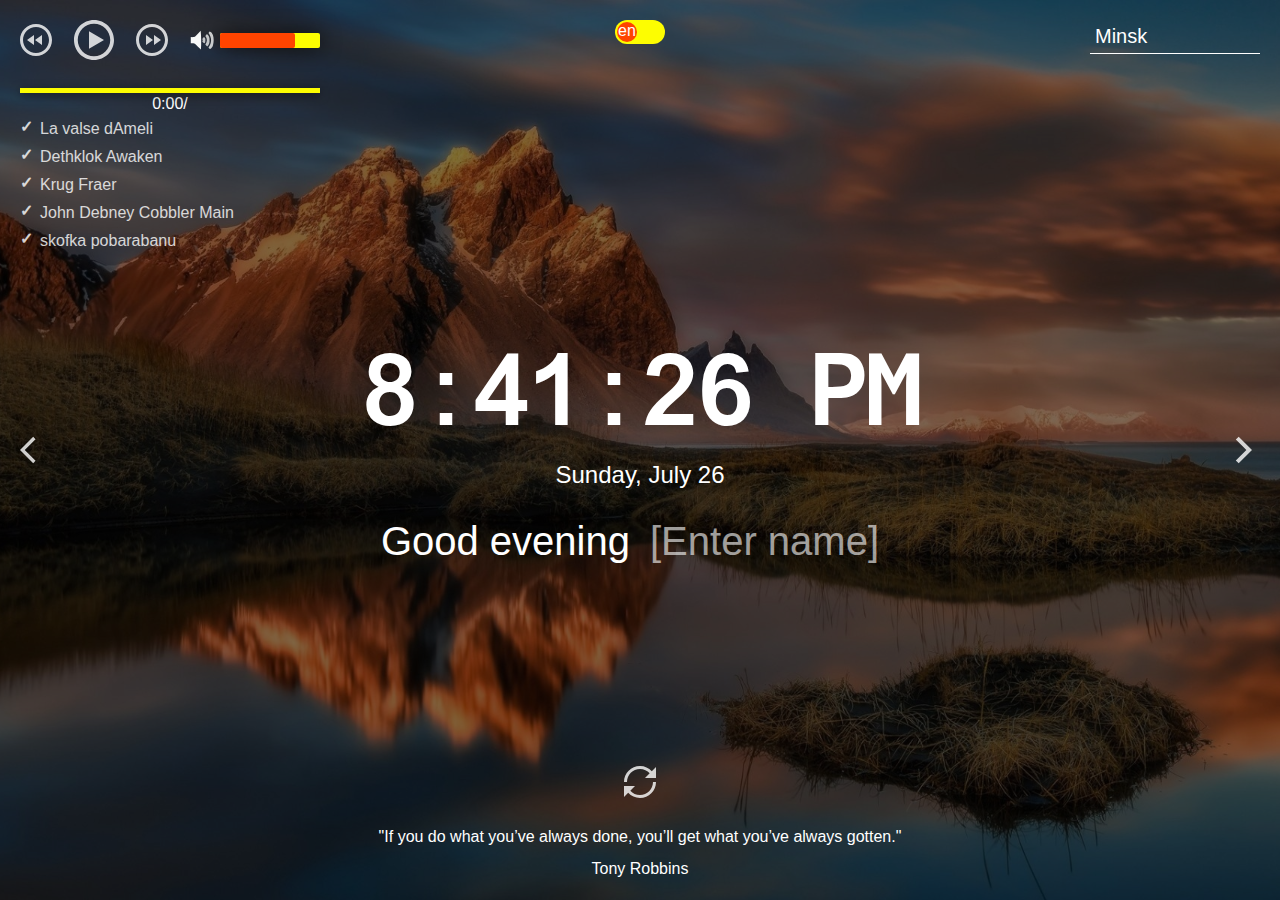
<file: momentum/index.html>
<!DOCTYPE html>
<html lang="en">
<head>
  <meta charset="UTF-8" />
  <meta name="viewport" content="width=device-width, initial-scale=1.0" />
  <link href="assets/favicon.ico" rel="shortcut icon" />
  <link rel="stylesheet" href="css/owfont-regular.css" />
  <link rel="stylesheet" href="css/style.css" />
  <title>momentum</title>
</head>
<body>
  <header class="header">
    <div class="player">
      <div class="player-controls">
        <!-- <audio src=""></audio> -->
        <button class="play-prev player-icon"></button>
        <button class="play player-icon"></button>
        <button class="play-next player-icon"></button>
        <div class="volume-container">
          <div class="volume-button">
            <div class="volume icon-on"></div>
          </div>
          <div class="volume-slider">
            <div class="volume-percentage"></div>
          </div>
        </div>
      </div>
      <div class="track"></div>
      <div class="timeline">
        <div class="progress" style="width: 0%;"></div>
      </div>
      <div class="playtime">
        <div class="current"></div>
        <div class="devider">/</div>
        <div class="length"></div>
      </div>
      <ul class="play-list"></ul>
    </div>
    <div class="Langswitch">
      <label class="switch">
        <input type="checkbox">
        <span class="slider round"></span>
      </label>
    </div>
    <div class="weather">
      <input type="text" class="city" placeholder="[enter city name]" value="Minsk"/>
      <i class="weather-icon owf"></i>
      <div class="weather-error"></div>
      <div class="description-container">
        <span class="temperature"></span>
        <span class="weather-description"></span>
      </div>
      <div class="wind"></div>
      <div class="humidity"></div>
    </div>
  </header>
  <main class="main">
    <div class="slider-icons">
      <button class="slide-prev slider-icon"></button>
      <button class="slide-next slider-icon"></button>
    </div>
    <time class="time"></time>
    <date class="date"></date>
    <div class="greeting-container">
      <span class="greeting"></span>
      <input type="text" class="name"  />
    </div>
  </main>
  <footer class="footer">
    <button class="change-quote"></button>
    <div>
      <div class="quote"></div>
      <div class="author"></div>
    </div>
  </footer>
  <script type="module" src="js/script.js"></script>
</body>
</html>
</file>
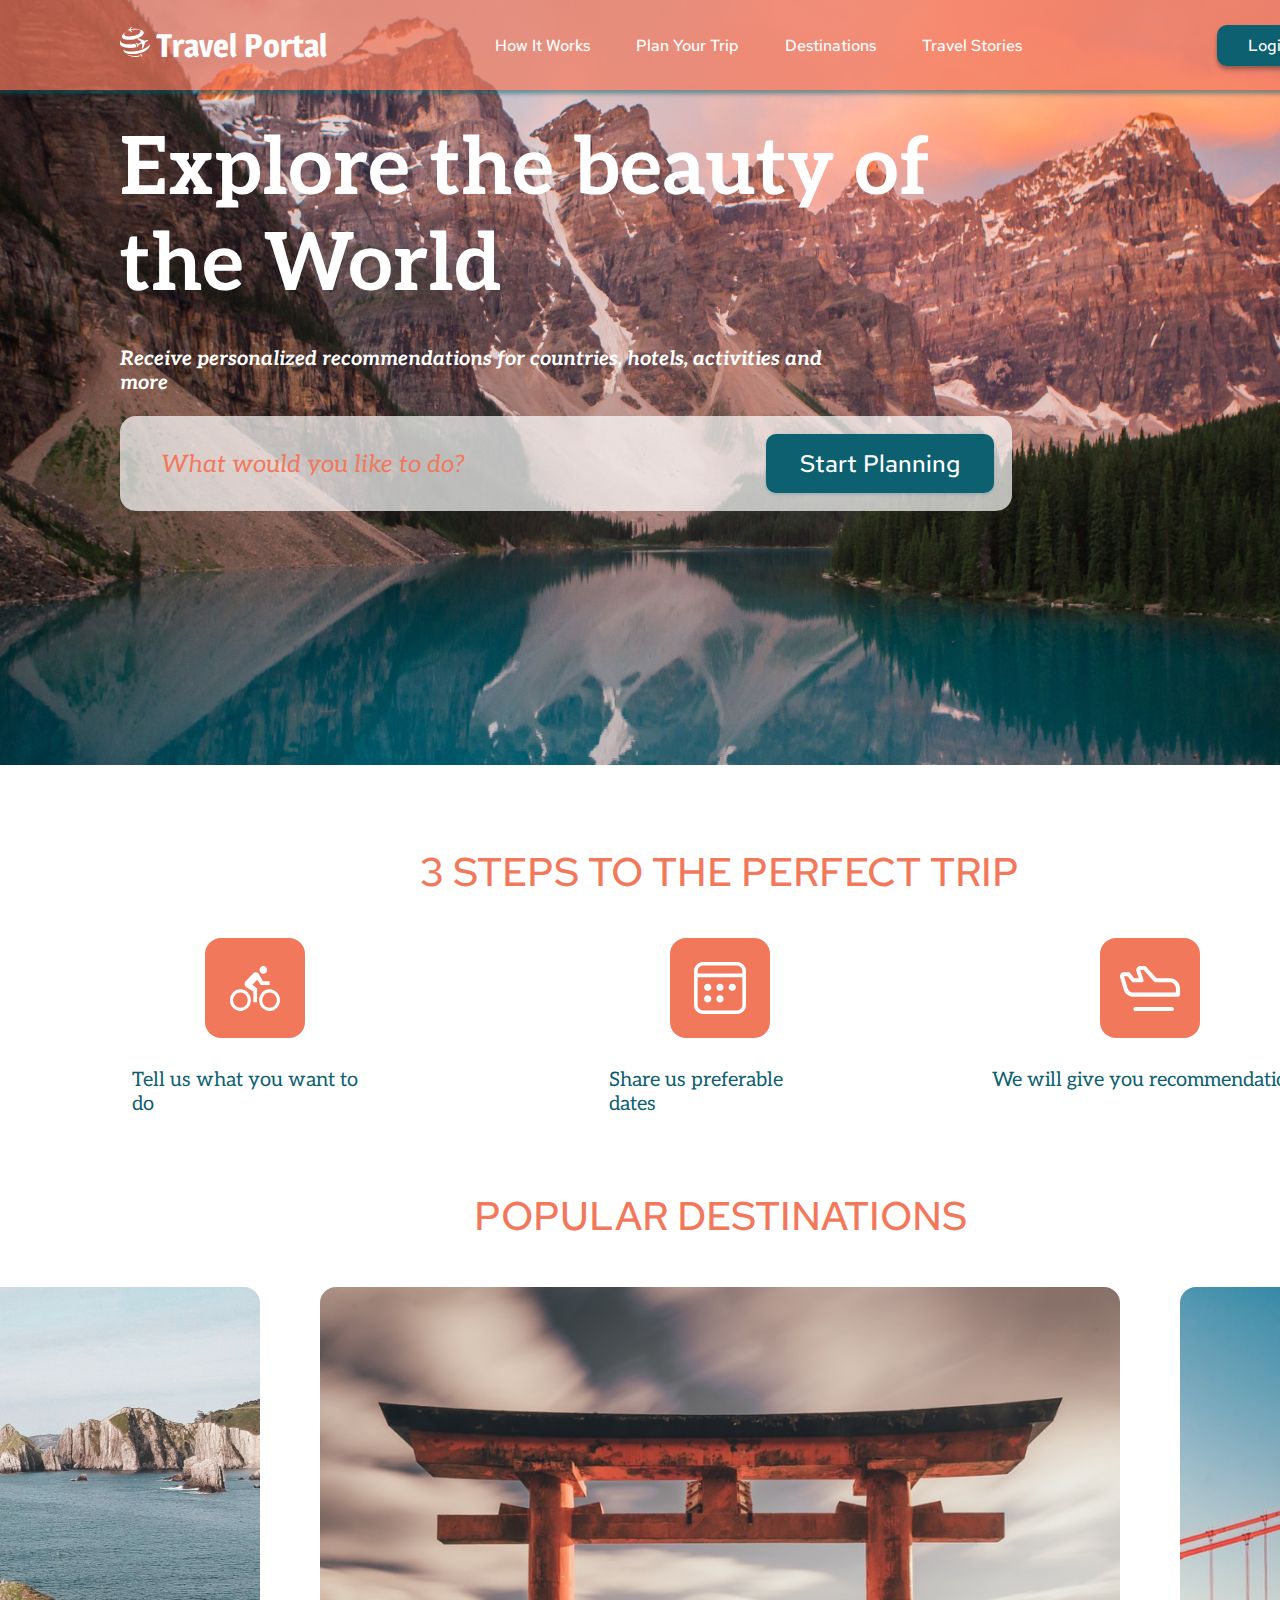
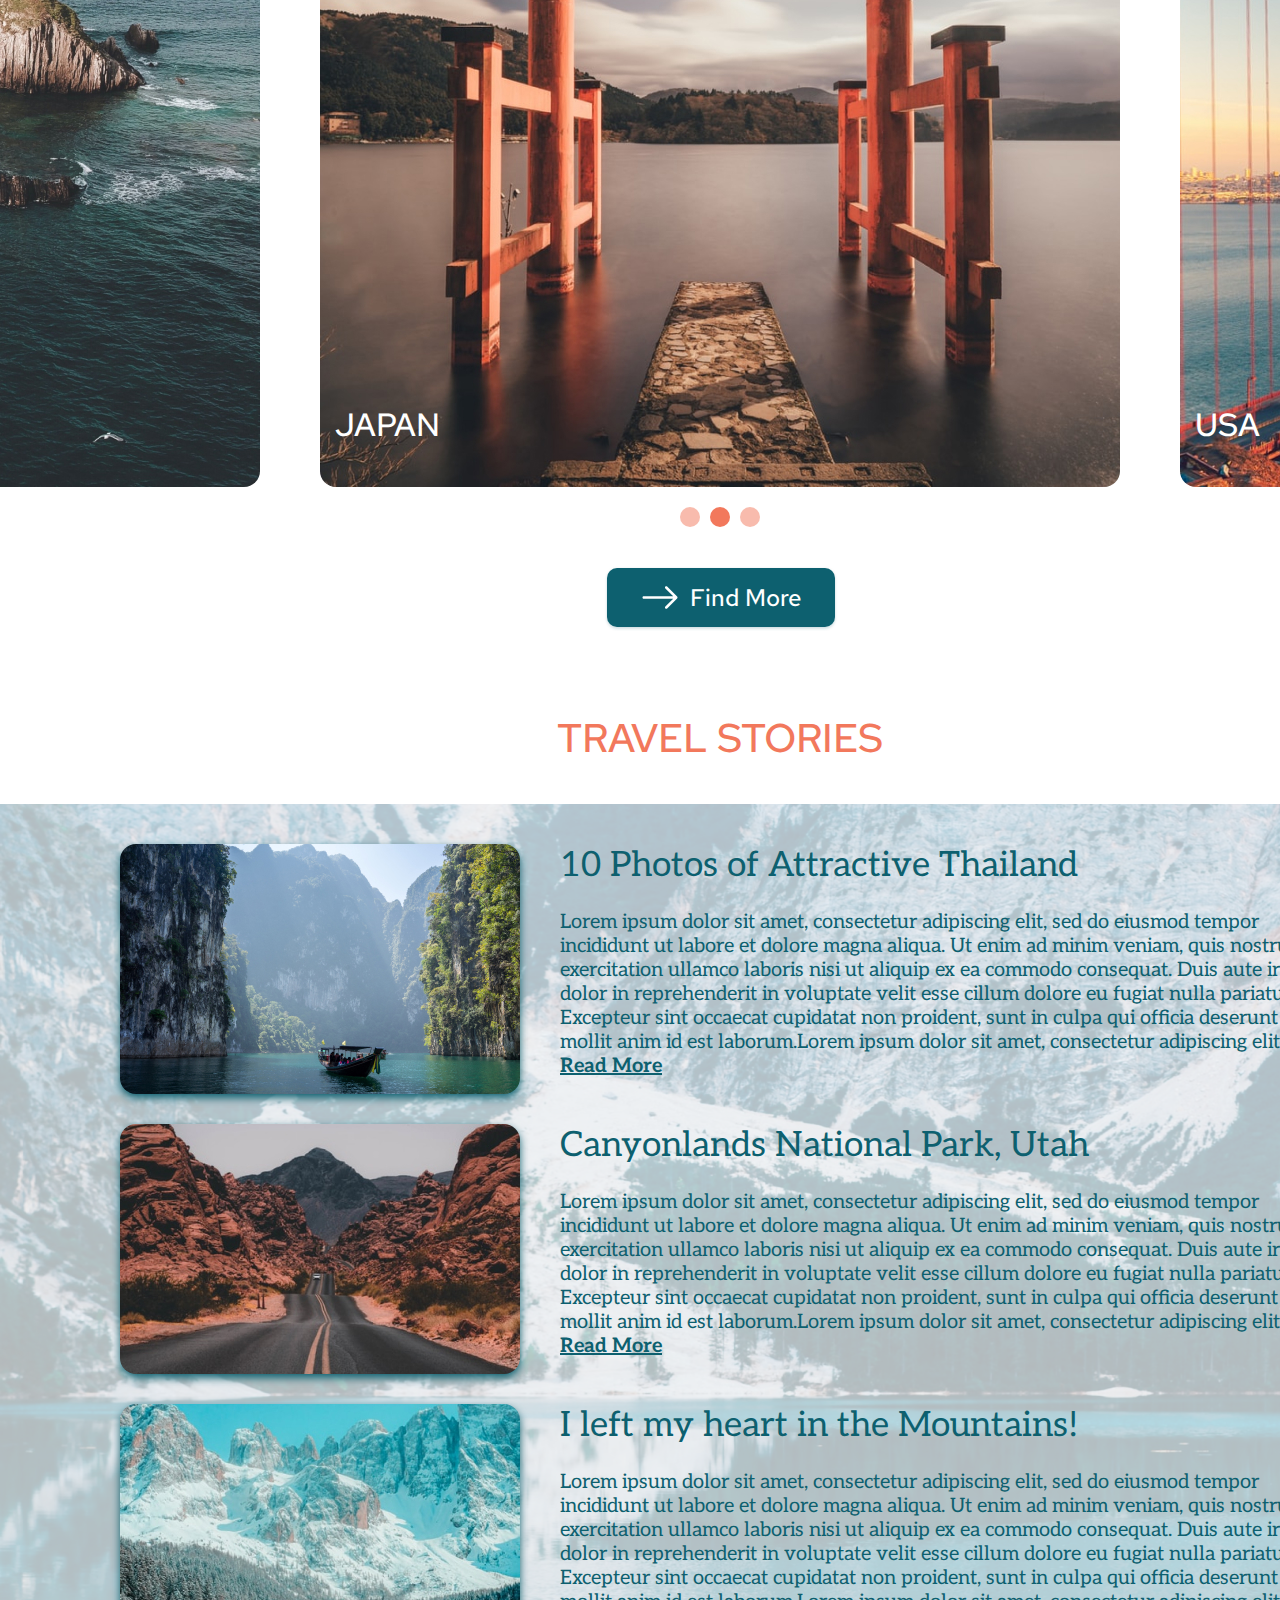
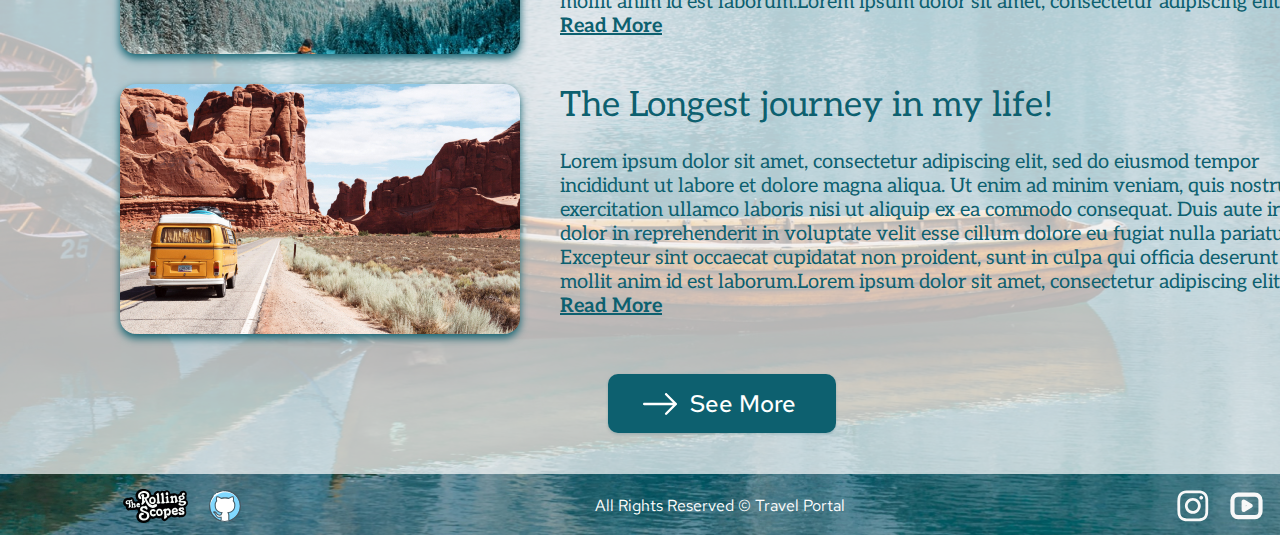
<file: travel/index.html>
<!DOCTYPE html>
<html lang="zxx">
<head>
    <meta charset="UTF-8">
    <meta http-equiv="X-UA-Compatible" content="IE=edge">
    <meta name="viewport" content="width=device-width, initial-scale=1.0">
    <link rel="stylesheet" href="style.css">
    <link rel="stylesheet" href="styleMobile.css">
    <link rel="icon" href="./images/logo.ico">
    <link href="https://fonts.googleapis.com/css?family=Magra:700" rel="stylesheet">
    <link href="https://fonts.googleapis.com/css?family=Red+Hat+Text:regular,500" rel="stylesheet">
    <link href="https://fonts.googleapis.com/css?family=Aleo:regular,italic,700,700italic" rel="stylesheet">
    <link href="https://fonts.googleapis.com/css2?family=Aleo:ital,wght@0,300;0,400;0,700;1,300;1,400;1,700&display=swap" rel="stylesheet">
    <link href="https://fonts.googleapis.com/css?family=Aleo:regular,italic,400,400italic" rel="stylesheet">
    <title>Travel</title>
</head>
<body>
  <div class="pop_up_menu_wrapper">
    <div class="pop_up_menu">
      <div class="pop_up_head">
        <h3 class="pop_up_header">Log in to your account</h3>
      </div>
      <div class="auto_login">
        <button class="facebook_continue">
          <img src="./images/facebook_logo.svg" alt="facebook_logo">
          <span>Sign In with Facebook</span>
        </button>
        <button class="google_continue">
          <img src="./images/google_logo.svg" alt="google_logo">
          <span>Sign In with Google</span>
        </button>
      </div>
      <div class="separator_or">
        <span class="separator_line"></span>
        <span>or</span>
        <span class="separator_line"></span>
      </div>
      <div class="enter_group">
        <div class="e_mail">
          <span class="eg_signature">E-mail</span>
          <input class="eg_input" id="user_e_mail" type="text">
        </div>
        <div class="password">
          <span class="eg_signature">Password</span>
          <input class="eg_input" id="user_password" type="text">
        </div>
      </div>
      <div class="sign_in_enter">
        <button class="sign_in_button">Sign In</button>
        <span><a class="recovery_link" href="##">Forgot Your Password?</a></span>
      </div>
      <div class="pop_up_footer">
        <span class="separator_line"></span>
        <div>
          <span class="register_enter">Don’t have an account?</span><a class="register_enter_link" href="##"> Register</a>
        </div>
      </div>
    </div>
  </div>
  <div class="burger_menu_wrapper">
    <div class="burger_menu">
      <button class="burger_exit_button">
        <img src="./images/burger_menu_exit.svg" alt="burger_menu_exit" id="burger_exit_button_id" >
      </button>
      <nav class="burger_navigation">
        <ul class="nav_list">
          <li class="nav_item"><a href="#howitworks" class="nav_link" id="hiw">how it works</a></li>
          <li class="nav_item"><a href="#planyourtrip" class="nav_link" id="pyt">plan your trip</a></li>
          <li class="nav_item"><a href="#destinations" class="nav_link" id="des">destinations</a></li>
          <li class="nav_item"><a href="#travelstories" class="nav_link" id="tst">travel stories</a></li>
          <li class="nav_item"><a href="#account" class="nav_link" id="acc">account</a></li>
          <li class="nav_item"><a href="#socialmedia" class="nav_link" id="som">social media</a></li>
        </ul>
      </nav>
    </div>
  </div>
  <div class="container">
    <header class="header">
      <div class="container_header">
        <div class="logo_header">
          <img src="./images/logo_header.svg" alt="logo_travel_portal">
          <span class="hspan">travel portal</span>
        </div>      
        <nav class="navigation">
          <ul class="nav_list">
            <li class="nav_item"><a href="#howitworks" class="nav_link">how it works</a></li>
            <li class="nav_item"><a href="#planyourtrip" class="nav_link">plan your trip</a></li>
            <li class="nav_item"><a href="#destinations" class="nav_link">destinations</a></li>
            <li class="nav_item"><a href="#travelstories" class="nav_link">travel stories</a></li>
          </ul>
        </nav>
        <div class="enter">
          <button class="login">login</button>
        </div>
        <button class="burger_menu_button">
          <img src="./images/burger_menu_button.svg" alt="burger_menu_button" id="burgerButton">
        </button>
      </div>
    </header>
    <img class="h_background" src="./images/h_background.jpg" alt="h_background">
    <img class="h_background_mobile" src="./images/h_background_mobile.jpg" alt="h_background_mobile">
    <main>
      <div class="main_container">
        <section class="preview" id="howitworks">
          <h1 class="main_header">Explore the beauty of the World</h1>
          <p class="preview_text">Receive personalized recommendations for countries, hotels, activities and more</p>
          <div class="search">
            <input class="search_input" type="text" placeholder="What would you like to do?">
            <button class="search_button">start planning</button>
          </div>
        </section>
        <section class="steps" id="planyourtrip">
          <h2 class="steps_header">
            3 steps to the perfect trip
          </h2>
          <div class="steps_container">
            <div class="step_1">
              <div class="step_logo">
                <img src="./images/step_logo_1.svg" alt="step_logo_1" width="50" height="45">
              </div>
              <span class="step_1_info">Tell us what you want to do</span>
            </div>
            <div class="step_2">
              <div class="step_logo">
                <img src="./images/step_logo_2.svg" alt="step_logo_2" width="52" height="52">
              </div>
              <span class="step_2_info">Share us preferable dates </span>
            </div>
            <div class="step_3">
              <div class="step_logo">
                <img src="./images/step_logo_3.svg" alt="step_logo_3" width="60" height="45">
              </div>
              <span class="step_3_info">We will give you recommendations</span>
            </div>
          </div>
        </section>
        <section class="destinations" id="destinations">
          <H2 class="destinations_header">POPULAR DESTINATIONS</H2>
          <div class="slider_window">
            <div class="slider">
              <div class="slide" id="slide_left">
                <img src="./images/slide_image_1.jpg" alt="slide_image_1" class="slide_image">
                <img src="./images/slide_image_mobile_1.jpg" alt="slide_image_mobile_1.jpg" class="slide_image_mobile">
                <span class="slide_name">SPAIN</span>
              </div>
              <div class="slide" id="slide_front">
                <img src="./images/slide_image_2.jpg" alt="slide_image_2" class="slide_image">
                <img src="./images/slide_image_mobile_2.jpg" alt="slide_image_mobile_2.jpg" class="slide_image_mobile">
                <span class="slide_name">JAPAN</span>
              </div>
              <div class="slide" id="slide_right">
                <img src="./images/slide_image_3.jpg" alt="slide_image_3" class="slide_image">
                <img src="./images/slide_image_mobile_3.jpg" alt="slide_image_mobile_3.jpg" class="slide_image_mobile">
                <span class="slide_name">USA</span>
              </div>
            </div>
          </div>
          <div class="slide_map">
            <div class="slide_dot_left"></div>
            <div class="slide_dot_main"></div>
            <div class="slide_dot_right"></div>
          </div>
          <div class="destinations_arrows">
            <div class="destination_arrow_left">
              <img src="./images/destinations_mobile_arrowL.svg" alt="destinations_mobile_arrowL.svg">
            </div>
            <div class="destination_arrow_right">
              <img src="./images/destinations_mobile_arrowR.svg" alt="destinations_mobile_arrowR.svg">
            </div>
          </div>
          <button class="destinations_menu">
            <img src="./images/arrow_right_menu_img.svg" alt="destination_menu_img">
            Find More
          </button>
        </section>
        <section class="stories" id="travelstories">
          <h2 class="stories_header">
            TRAVEL STORIES
          </h2>
          <article class="stories_article">
            <img src="./images/stories_article_image_1.jpg" alt="stories_article_image_1" class="stories_image">
            <img src="./images/stories_article_image_mobile_1.jpg" alt="stories_article_image_mobile_1" class="stories_image_mobile">
            <div class="stories_article_text">
              <h3 class="stories_article_text_header">10 Photos of Attractive Thailand</h3>
              <p class="stories_article_text_content">
                Lorem ipsum dolor sit amet, consectetur adipiscing elit, sed do eiusmod tempor incididunt ut labore et dolore magna aliqua. Ut enim ad minim veniam, quis nostrud exercitation ullamco laboris nisi ut aliquip ex ea commodo consequat. Duis aute irure dolor in reprehenderit in voluptate velit esse cillum dolore eu fugiat nulla pariatur. Excepteur sint occaecat cupidatat non proident, sunt in culpa qui officia deserunt mollit anim id est laborum.Lorem ipsum dolor sit amet, consectetur adipiscing elit...
              </p>
              <a href="" class="article_link">Read More</a>
            </div>
          </article>
          <article class="stories_article">
            <img src="./images/stories_article_image_2.jpg" alt="stories_article_image_2" class="stories_image">
            <img src="./images/stories_article_image_mobile_2.jpg" alt="stories_article_image_mobile_2" class="stories_image_mobile">
            <div class="stories_article_text">
              <h3 class="stories_article_text_header">Canyonlands National Park, Utah</h3>
              <p class="stories_article_text_content">Lorem ipsum dolor sit amet, consectetur adipiscing elit, sed do eiusmod tempor incididunt ut labore et dolore magna aliqua. Ut enim ad minim veniam, quis nostrud exercitation ullamco laboris nisi ut aliquip ex ea commodo consequat. Duis aute irure dolor in reprehenderit in voluptate velit esse cillum dolore eu fugiat nulla pariatur. Excepteur sint occaecat cupidatat non proident, sunt in culpa qui officia deserunt mollit anim id est laborum.Lorem ipsum dolor sit amet, consectetur adipiscing elit...</p>
              <a href="" class="article_link">Read More</a>
            </div>
          </article>
          <article class="stories_article">
            <img src="./images/stories_article_image_3.jpg" alt="stories_article_image_3" class="stories_image">
            <img src="./images/stories_article_image_mobile_3.jpg" alt="stories_article_image_mobile_3" class="stories_image_mobile">
            <div class="stories_article_text">
              <h3 class="stories_article_text_header">I left my heart in the Mountains!</h3>
              <p class="stories_article_text_content">Lorem ipsum dolor sit amet, consectetur adipiscing elit, sed do eiusmod tempor incididunt ut labore et dolore magna aliqua. Ut enim ad minim veniam, quis nostrud exercitation ullamco laboris nisi ut aliquip ex ea commodo consequat. Duis aute irure dolor in reprehenderit in voluptate velit esse cillum dolore eu fugiat nulla pariatur. Excepteur sint occaecat cupidatat non proident, sunt in culpa qui officia deserunt mollit anim id est laborum.Lorem ipsum dolor sit amet, consectetur adipiscing elit...</p>
              <a href="" class="article_link">Read More</a>
            </div>
          </article>
          <article class="stories_article">
            <img src="./images/stories_article_image_4.jpg" alt="stories_article_image_4" class="stories_image">
            <img src="./images/stories_article_image_mobile_4.jpg" alt="stories_article_image_mobile_4" class="stories_image_mobile">
            <div class="stories_article_text">
              <h3 class="stories_article_text_header">The Longest journey in my life!</h3>
              <p class="stories_article_text_content">Lorem ipsum dolor sit amet, consectetur adipiscing elit, sed do eiusmod tempor incididunt ut labore et dolore magna aliqua. Ut enim ad minim veniam, quis nostrud exercitation ullamco laboris nisi ut aliquip ex ea commodo consequat. Duis aute irure dolor in reprehenderit in voluptate velit esse cillum dolore eu fugiat nulla pariatur. Excepteur sint occaecat cupidatat non proident, sunt in culpa qui officia deserunt mollit anim id est laborum.Lorem ipsum dolor sit amet, consectetur adipiscing elit...</p>
              <a href="" class="article_link">Read More</a>
            </div>
          </article>
          <button class="stories_menu">
            <img src="./images/arrow_right_menu_img.svg" alt="stories_menu_img" width="40" height="40">
            See More
          </button>
        </section>
      </div>
    </main>
    <img class = "f_background" src="./images/f_background.jpg" alt="footer_background">
    <img class = "f_background_mobile" src="./images/f_background_mobile.jpg" alt="footer_background_mobile">
  </div>  
  <footer class="footer">
    <div class="production">
      <ul class="production_list">
        <li class="production_item"><a class="production_item_link" target="_blank" href="https://rs.school/js-stage0/">
          <img class="production_image" src="./images/logo_rs.svg" alt="rollingscopes_logo" height="34">
        </a></li>
        <li class="production_item"><a class="production_item_link" target="_blank" href="https://github.com/MDViktor">
          <img class="production_image" src="./images/github_logo.svg" alt="github_logo" height="34">
        </a></li>
      </ul>
    </div>
    <div class="rights">All Rights Reserved © Travel Portal</div>
    <div id="socialmedia" class="social_networks">
      <ul class="social_networks_list">
        <li class="social_network"><a class="social_network_link" target="_blank" href="https://www.instagram.com/rsschool_news/">
          <img class="social_network_image" src="./images/instagram_logo.svg" alt="instagram_logo">
        </a></li>
        <li class="social_network"><a class="social_network_link" target="_blank" href="https://www.youtube.com/c/RollingScopesSchool">
          <img class="social_network_image" src="./images/you-tube_logo.svg" alt="you-tube_logo">
        </a></li>
        <li class="social_network"><a class="social_network_link" target="_blank" href="https://twitter.com/rollingscopes">
          <img class="social_network_image" src="./images/twitter_logo.svg" alt="twitter_logo">
        </a></li>
      </ul>
    </div>
  </footer>
  <script src="index.js"></script>
  <script src="./burger.js"></script>
</body>
</html>
</file>
<file: momentum/css/owfont-regular.css>
/*!
 *  owfont-regular 1.0.0 by Deniz Fuchidzhiev - http://websygen.com
 *  License - font: SIL OFL 1.1, css: MIT License
 */
/* FONT PATH
 * -------------------------- */
@font-face {
  font-family: 'owfont';
  src: url('../assets/fonts/owfont-regular.eot?v=1.0.0');
  src: url('../assets/fonts/owfont-regular.eot?#iefix&v=1.0.0') format('embedded-opentype'),
	   url('../assets/fonts/owfont-regular.woff') format('woff'),
	   url('../assets/fonts/owfont-regular.ttf') format('truetype'),
	   url('../assets/fonts/owfont-regular.svg#owf-regular') format('svg');
  font-weight: normal;
  font-style: normal;
}
.owf {
  display: inline-block;
  font: normal normal normal 14px/1 owfont;
  font-size: inherit;
  text-rendering: auto;
  -webkit-font-smoothing: antialiased;
  -moz-osx-font-smoothing: grayscale;
  transform: translate(0, 0);
}
/* makes the font 33% larger relative to the icon container */
.owf-lg {
  font-size: 1.33333333em;
  line-height: 0.75em;
  vertical-align: -15%;
}
.owf-2x {
  font-size: 2em;
}
.owf-3x {
  font-size: 3em;
}
.owf-4x {
  font-size: 4em;
}
.owf-5x {
  font-size: 5em;
}
.owf-fw {
  width: 1.28571429em;
  text-align: center;
}
.owf-ul {
  padding-left: 0;
  margin-left: 2.14285714em;
  list-style-type: none;
}
.owf-ul > li {
  position: relative;
}
.owf-li {
  position: absolute;
  left: -2.14285714em;
  width: 2.14285714em;
  top: 0.14285714em;
  text-align: center;
}
.owf-li.owf-lg {
  left: -1.85714286em;
}
.owf-border {
  padding: .2em .25em .15em;
  border: solid 0.08em #eeeeee;
  border-radius: .1em;
}
.owf-pull-right {
  float: right;
}
.owf-pull-left {
  float: left;
}
.owf.owf-pull-left {
  margin-right: .3em;
}
.owf.owf-pull-right {
  margin-left: .3em;
}

/* owfont uses the Unicode Private Use Area (PUA) to ensure screen
   readers do not read off random characters that represent icons */
   
/*   Weather Condition Codes    */
   
/*   Thunderstorm - - - - - - - - - - - - - - - - - - - - - - - - - - - - - - - - - - - -    */
   
/* thunderstorm with light rain */
.owf-200:before,
.owf-200-d:before,
.owf-200-n:before {
  content: "\EB28";
}
/* thunderstorm with rain */
.owf-201:before,
.owf-201-d:before,
.owf-201-n:before {
  content: "\EB29";
}
/* thunderstorm with heavy rain */
.owf-202:before,
.owf-202-d:before,
.owf-202-n:before {
  content: "\EB2A";
}
/*  light thunderstorm  */
.owf-210:before,
.owf-210-d:before,
.owf-210-n:before {
  content: "\EB32";
}
/*  thunderstorm  */
.owf-211:before,
.owf-211-d:before,
.owf-211-n:before {
  content: "\EB33";
}
/*   heavy thunderstorm   */
.owf-212:before,
.owf-212-d:before,
.owf-212-n:before {
  content: "\EB34";
}
/*   ragged thunderstorm   */
.owf-221:before,
.owf-221-d:before,
.owf-221-n:before {
  content: "\EB3D";
}
/*  thunderstorm with light drizzle    */
.owf-230:before,
.owf-230-d:before,
.owf-230-n:before {
  content: "\EB46";
}
/*  thunderstorm with drizzle     */
.owf-231:before,
.owf-231-d:before,
.owf-231-n:before {
  content: "\EB47";
}
/* thunderstorm with heavy drizzle     */
.owf-232:before,
.owf-232-d:before,
.owf-232-n:before {
  content: "\EB48";
}

/*   Drizzle - - - - - - - - - - - - - - - - - - - - - - - - - - - - - - - - - - - -    */

/*  light intensity drizzle */
.owf-300:before,
.owf-300-d:before,
.owf-300-n:before {
  content: "\EB8C";
}
/*  drizzle */
.owf-301:before,
.owf-301-d:before,
.owf-301-n:before {
  content: "\EB8D";
}
/*  heavy intensity drizzle  */
.owf-302:before,
.owf-302-d:before,
.owf-302-n:before {
  content: "\EB8E";
}
/*   light intensity drizzle rain  */
.owf-310:before,
.owf-310-d:before,
.owf-310-n:before {
  content: "\EB96";
}
/*  drizzle rain  */
.owf-311:before,
.owf-311-d:before,
.owf-311-n:before {
  content: "\EB97";
}
/* heavy intensity drizzle rain */
.owf-312:before,
.owf-312-d:before,
.owf-312-n:before {
  content: "\EB98";
}
/* shower rain and drizzle  */
.owf-313:before,
.owf-313-d:before,
.owf-313-n:before {
  content: "\EB99";
}
/* heavy shower rain and drizzle*/
.owf-314:before,
.owf-314-d:before,
.owf-314-n:before {
  content: "\EB9A";
}
/* shower drizzle */
.owf-321:before,
.owf-321-d:before,
.owf-321-n:before {
  content: "\EBA1";
}

/*   Rain - - - - - - - - - - - - - - - - - - - - - - - - - - - - - - - - - - - -    */

/* light rain  */
.owf-500:before,
.owf-500-d:before,
.owf-500-n:before {
  content: "\EC54";
}
/* moderate rain  */
.owf-501:before,
.owf-501-d:before,
.owf-501-n:before {
  content: "\EC55";
}
/* heavy intensity rain  */
.owf-502:before,
.owf-502-d:before,
.owf-502-n:before {
  content: "\EC56";
}
/* very heavy rain   */
.owf-503:before,
.owf-503-d:before,
.owf-503-n:before {
  content: "\EC57";
}
/* extreme rain    */
.owf-504:before,
.owf-504-d:before,
.owf-504-n:before {
  content: "\EC58";
}
/* freezing rain    */
.owf-511:before,
.owf-511-d:before,
.owf-511-n:before {
  content: "\EC5F";
}
/*  light intensity shower rain    */
.owf-520:before,
.owf-520-d:before,
.owf-520-n:before {
  content: "\EC68";
}
/* shower rain  */
.owf-521:before,
.owf-521-d:before,
.owf-521-n:before {
  content: "\EC69";
}
/*  heavy intensity shower rain  */
.owf-522:before,
.owf-522-d:before,
.owf-522-n:before {
  content: "\EC6A";
}
/* ragged shower rain  */
.owf-531:before,
.owf-531-d:before,
.owf-531-n:before {
  content: "\EC73";
}

/*   Snow - - - - - - - - - - - - - - - - - - - - - - - - - - - - - - - - - - - -    */

/* light snow  */
.owf-600:before,
.owf-600-d:before,
.owf-600-n:before {
  content: "\ECB8";
}
/*  snow  */
.owf-601:before,
.owf-601-d:before,
.owf-601-n:before {
  content: "\ECB9";
}
/*   heavy snow   */
.owf-602:before,
.owf-602-d:before,
.owf-602-n:before {
  content: "\ECBA";
}
/*  sleet  */
.owf-611:before,
.owf-611-d:before,
.owf-611-n:before {
  content: "\ECC3";
}
/*   shower sleet */
.owf-612:before,
.owf-612-d:before,
.owf-612-n:before {
  content: "\ECC4";
}
/* light rain and snow */
.owf-615:before,
.owf-615-d:before,
.owf-615-n:before {
  content: "\ECC7";
}
/* rain and snow  */
.owf-616:before,
.owf-616-d:before,
.owf-616-n:before {
  content: "\ECC8";
}
/* light shower snow  */
.owf-620:before,
.owf-620-d:before,
.owf-620-n:before {
  content: "\ECCC";
}
/* shower snow  */
.owf-621:before,
.owf-621-d:before,
.owf-621-n:before {
  content: "\ECCD";
}
/* heavy shower snow  */
.owf-622:before,
.owf-622-d:before,
.owf-622-n:before {
  content: "\ECCE";
}

/*   Atmosphere - - - - - - - - - - - - - - - - - - - - - - - - - - - - - - - - - - - -    */

/* mist */
.owf-701:before,
.owf-701-d:before,
.owf-701-n:before {
  content: "\ED1D";
}
/* smoke */
.owf-711:before,
.owf-711-d:before,
.owf-711-n:before {
  content: "\ED27";
}
/* haze */
.owf-721:before,
.owf-721-d:before,
.owf-721-n:before {
  content: "\ED31";
}
/* Sand/Dust Whirls */
.owf-731:before,
.owf-731-d:before,
.owf-731-n:before {
  content: "\ED3B";
}
/* Fog */
.owf-741:before,
.owf-741-d:before,
.owf-741-n:before {
  content: "\ED45";
}
/* sand */
.owf-751:before,
.owf-751-d:before,
.owf-751-n:before {
  content: "\ED4F";
}
/* dust */
.owf-761:before,
.owf-761-d:before,
.owf-761-n:before {
  content: "\ED59";
}
/*  VOLCANIC ASH  */
.owf-762:before,
.owf-762-d:before,
.owf-762-n:before {
  content: "\ED5A";
}
/* SQUALLS */
.owf-771:before,
.owf-771-d:before,
.owf-771-n:before {
  content: "\ED63";
}
/* TORNADO */
.owf-781:before,
.owf-781-d:before,
.owf-781-n:before {
  content: "\ED6D";
}

/*   Clouds - - - - - - - - - - - - - - - - - - - - - - - - - - - - - - - - - - - -    */

/*  sky is clear  */  /*  Calm  */
.owf-800:before,
.owf-800-d:before,
.owf-951:before,
.owf-951-d:before {
  content: "\ED80";
}
.owf-800-n:before,
.owf-951-n:before {
  content: "\F168";
}
/*  few clouds   */
.owf-801:before,
.owf-801-d:before {
  content: "\ED81";
}
.owf-801-n:before {
  content: "\F169";
}
/* scattered clouds */
.owf-802:before,
.owf-802-d:before {
  content: "\ED82";
}
.owf-802-n:before {
  content: "\F16A";
}
/* broken clouds  */
.owf-803:before,
.owf-803-d:before,
.owf-803-n:before {
  content: "\ED83";
}
/* overcast clouds  */
.owf-804:before,
.owf-804-d:before,
.owf-804-n:before {
  content: "\ED84";
}

/*   Extreme - - - - - - - - - - - - - - - - - - - - - - - - - - - - - - - - - - - -    */

/* tornado  */
.owf-900:before,
.owf-900-d:before,
.owf-900-n:before {
  content: "\EDE4";
}
/*  tropical storm  */
.owf-901:before,
.owf-901-d:before,
.owf-901-n:before {
  content: "\EDE5";
}
/* hurricane */
.owf-902:before,
.owf-902-d:before,
.owf-902-n:before {
  content: "\EDE6";
}
/* cold */
.owf-903:before,
.owf-903-d:before,
.owf-903-n:before {
  content: "\EDE7";
}
/* hot */
.owf-904:before,
.owf-904-d:before,
.owf-904-n:before {
  content: "\EDE8";
}
/* windy */
.owf-905:before,
.owf-905-d:before,
.owf-905-n:before {
  content: "\EDE9";
}
/* hail */
.owf-906:before,
.owf-906-d:before,
.owf-906-n:before {
  content: "\EDEA";
}

/*   Additional - - - - - - - - - - - - - - - - - - - - - - - - - - - - - - - - - - - -    */

/* Setting */
.owf-950:before,
.owf-950-d:before,
.owf-950-n:before {
  content: "\EE16";
}
/*  Light breeze  */
.owf-952:before,
.owf-952-d:before,
.owf-952-n:before {
  content: "\EE18";
}
/*  Gentle Breeze  */
.owf-953:before,
.owf-953-d:before,
.owf-953-n:before {
  content: "\EE19";
}
/*  Moderate breeze  */
.owf-954:before,
.owf-954-d:before,
.owf-954-n:before {
  content: "\EE1A";
}
/* Fresh Breeze  */
.owf-955:before,
.owf-955-d:before,
.owf-955-n:before {
  content: "\EE1B";
}
/* Strong  Breeze  */
.owf-956:before,
.owf-956-d:before,
.owf-956-n:before {
  content: "\EE1C";
}
/* High wind, near gale  */
.owf-957:before,
.owf-957-d:before,
.owf-957-n:before {
  content: "\EE1D";
}
/* Gale */
.owf-958:before,
.owf-958-d:before,
.owf-958-n:before {
  content: "\EE1E";
}
/*  Severe Gale  */
.owf-959:before,
.owf-959-d:before,
.owf-959-n:before {
  content: "\EE1F";
}
/* Storm */
.owf-960:before,
.owf-960-d:before,
.owf-960-n:before {
  content: "\EE20";
}
/*  Violent Storm  */
.owf-961:before,
.owf-961-d:before,
.owf-961-n:before {
  content: "\EE21";
}
/* Hurricane */
.owf-962:before,
.owf-962-d:before,
.owf-962-n:before {
  content: "\EE22";
}
</file>
<file: momentum/css/style.css>
@font-face {
  font-family: 'Arial-MT';
  src: url("../assets/fonts/Arial-MT.woff"); /* Путь к файлу со шрифтом */
 }

* {
  box-sizing: border-box;
  margin: 0;
  padding: 0;
}

body {
  min-width: 480px;
  min-height: 100vh;
  font-family: 'Arial', sans-serif;
  font-size: 16px;
  color: #fff;
  text-align: center;
  background: url("../assets/img/bg.jpg") center/cover, rgba(0, 0, 0, 0.5);
  background-blend-mode: multiply;
  transition: background-image 1s ease-in-out;
}

.header {
  display: flex;
  justify-content: space-between;
  align-items: flex-start;
  width: 100%;
  height: 30vh;
  min-height: 220px;  
  padding: 20px;
}

.player-controls {
  display: flex;
  align-items: center;
  justify-content: space-between;
  width: 300px;
  margin: 0px auto 28px;
}

.play-list {
  text-align: left;
}

.play-item {
  position: relative;
  padding: 5px;
  padding-left: 20px;
  list-style: none;
  opacity: .8;
  cursor: pointer;
  transition: .3s;
}

.play-item:hover {
  opacity: 1;
}

.shine{
  opacity: 1;
  font-weight: 900;
  filter: drop-shadow(0px 0px 6px  #C5B358); 
  transition: 0.3s;
}

.play-item::before {
  content: "\2713";  
  position: absolute;
  left: 0;
  top: 2px;
  font-weight: 900;
}

.item-active::before {
  color: #C5B358;
}

.player-icon,
.slider-icon,
.change-quote {
  width: 32px;
  height: 32px;
  background-size: 32px 32px;
  background-position: center center;
  background-repeat: no-repeat;
  background-color: transparent;
  border: 0;
  outline: 0;
  opacity: .8;
  cursor: pointer;
  transition: .3s;  
}

.player-icon:hover,
.slider-icon:hover,
.change-quote:hover {
  opacity: 1;
}

.player-icon:active,
.slider-icon:active,
.change-quote:active {
  border: 0;
  outline: 0;  
  transform: scale(1.1);
}

.play {
  width: 40px;
  height: 40px;
  background-size: 40px 40px;
  background-image: url("../assets/svg/play.svg");
}

.pause {
  background-image: url("../assets/svg/pause.svg");
}

.play-prev {
  background-image: url("../assets/svg/play-prev.svg");
}

.play-next {
  background-image: url("../assets/svg/play-next.svg");
}

.volume-container {
  width: 130px;
  display: flex;
  cursor: pointer;
  align-items: center;
  justify-content: space-between;

}
.volume-button {
    display: flex;
    align-items: center;
  }
.volume {
  transform: scale(1);
}
.icon-on {
  height: 25px;
  width: 25px;
  fill: rgb(253, 253, 1);
  background-image: url(../assets/svg/volume-on.svg);
  background-size: contain;
}

.icon-off {
  height: 25px;
  width: 25px;
  fill: rgb(253, 253, 1);
  background-image: url(../assets/svg/volume-off.svg);
  background-size: contain;
}

.volume-slider {
  width: 100px;
  height: 15px;
  background: rgb(253, 253, 1);
  border-radius: 2px;
  box-shadow: 0 0 20px #000a;
  transition: .25s;
}
.volume-percentage {
  background: rgb(255, 68, 0);
  border-radius: 2px;
  height: 100%;
  width: 75%;
}
.volume-slider :hover {
  left: -123px;
  width: 50px;
}
  
.timeline {
  background: rgb(253, 253, 1);
  width: 300px;
  height: 5px;
  position: relative;
  cursor: pointer;
  box-shadow: 0 2px 10px 0 #0008;
}
.progress {
  background: rgb(255, 68, 0);
  width: 0%;
  height: 100%;
  transition: 0.25s;
}

.playtime {
  display: flex;
  padding: 2px;
  justify-content: center;
  align-items: center;
}

.switch {
  position: relative;
  display: inline-block;
  width: 50px;
  height: 24px;
}

.switch input {display:none;}

.slider {
  position: absolute;
  cursor: pointer;
  top: 0;
  left: 0;
  right: 0;
  bottom: 0;
  background-color: rgb(253, 253, 1);
  -webkit-transition: .4s;
  transition: .4s;
}

.slider:before {
  position: absolute;
  content: "en";
  font-size: 16px;
  height: 20px;
  width: 20px;
  left: 2px;
  bottom: 2px;
  background-color: rgb(255, 68, 0);
  -webkit-transition: .4s;
  transition: .4s;
}

input:checked + .slider {
  background-color: #f3d7217d;
}

input:focus + .slider {
  box-shadow: 0 0 1px #2196F3;
}

input:checked + .slider:before {
  content: "ru";
  -webkit-transform: translateX(26px);
  -ms-transform: translateX(26px);
  transform: translateX(26px);
}

.slider.round {
  border-radius: 24px;
}

.slider.round:before {
  border-radius: 50%;
}

.weather {
  display: flex;
  flex-direction: column;
  justify-content: space-between;
  align-items: flex-end;
  row-gap: 5px;
  width: 300px;
  min-height: 180px;  
  text-align: left;
}

.weather-error {
  margin-top: -10px;
}

.description-container {
  display: flex;
  flex-wrap: wrap;
  justify-content: flex-start;
  align-items: center;
  column-gap: 12px;
}

.weather-icon {
  font-size: 44px;
}

.city {
  width: 170px;
  height: 34px;
  padding: 5px;
  font-size: 20px;
  line-height: 24px;
  color: #fff;  
  border: 0;
  outline: 0;
  border-bottom: 1px solid #fff;
  background-color: transparent;
}

.city::placeholder {  
  font-size: 20px;
  color: #fff;
  opacity: .6;
}

.main {
  position: relative;
  display: flex;
  flex-direction: column;
  justify-content: center;
  align-items: center;
  width: 100%;
  height: 40vh;
  min-height: 260px;  
  padding: 20px;
}

.slider-icon {
  position: absolute;
  top: 50%;
  margin-top: -16px;
  cursor: pointer;
}

.slide-prev {
  left: 20px;
  background-image: url("../assets/svg/slider-prev.svg");
}

.slide-next {
  right: 20px;
  background-image: url("../assets/svg/slider-next.svg");
}

.time {
  min-height: 124px;
  margin-bottom: 10px;
  font-family: 'Arial-MT';
  font-size: 100px;
  letter-spacing: -4px;  
}

.date {
  min-height: 28px;
  font-size: 24px;
  margin-bottom: 20px;
}

.greeting-container {
  display: flex;
  flex-wrap: wrap;
  justify-content: stretch;
  align-items: center;
  min-height: 48px;
  width: 100vw;
  font-size: 40px;
}

.greeting {
  flex: 1;  
  padding: 10px;
  text-align: right;
}

.name {
  flex: 1;
  max-width: 50%;
  padding: 10px;
  font-size: 40px;
  text-align: left;
  color: #fff;
  background-color: transparent;
  border: 0;
  outline: 0;
}

.name::placeholder {
  color: #fff;
  opacity: .6;
}

.footer {
  display: flex;
  flex-direction: column;
  justify-content: flex-end;
  align-items: center;
  width: 100%;
  height: 30vh;
  min-height: 160px;  
  padding: 20px;
}

.change-quote {
  margin-bottom: 30px;
  background-image: url("../assets/svg/reload.svg");  
}

.quote {
  min-height: 32px;
}

.author {
  min-height: 20px;
}

@media (max-width: 768px) {
  .time {
    min-height: 80px;
    font-size: 72px;    
  }

  .greeting-container {
    min-height: 40px;
    font-size: 32px;
  }

  .greeting {
    padding: 5px;
  }

  .name {
    font-size: 32px;
    padding: 5px;
  }
}
</file>
<file: travel/style.css>
/* html {
  min-width: 1440px;
  display: flex;
  justify-content: center;
} */

* {
  box-sizing: border-box;
  padding: 0;
  margin: 0;
  border: 0;
  scroll-behavior: smooth;
}

body {
  width: 1440px;
  height: 3735px;
  overflow-x: hidden;

  background: #FFFFFF;
  margin: 0 auto;
  /* overflow: hidden; */

}

.container {
  display: flex;
  width: 100%;
  /* height: 100%;
  overflow: hidden; */
  position: relative;
  flex-direction: column;
  margin: 0 auto;
  z-index: 0;
  padding: 0;
  background:  #FFFFFF;
}

header {
  position: relative;
  z-index: 10;
  width: 100%;
  height: 90px;
  left: 0px;
  top: 0px;

  background: rgba(242, 120, 92, 0.7);
  box-shadow: 0px 4px 4px rgba(13, 96, 111, 0.5);
}

.container_header {
  display: flex;
  justify-content: space-between;
  flex: 1 1 auto;
  position: relative;
  max-width: 1230px;
  width: 100%;
  height: 90px;
  left: 0px;
  top: 0px;
  margin: 0px auto;
  padding: 0px 15px;
}

.navigation {
  display: flex;
  align-items: center;
  position: relative;
  max-width: 527px;
  width: 100%;
  height: 100%;
  margin: 0;
}

.logo_header {
  display: flex;
  align-items: center;
  width: 216px;
  height: 100%;

}

.nav_list {
  list-style: none;
  display: flex;
  flex-flow: row wrap;
  align-items: flex-start;
  justify-content: space-between;
  padding: 0;
  margin: 0;
  width: 100%;
  font-family: 'Red Hat Text', sans-serif;
  font-style: normal;
  font-weight: 500;
  font-size: 16px;
  line-height: 21px;
}

.nav_link {
  text-decoration: none;
  text-transform: capitalize;

  color: #FFFFFF;
}

.nav_link:hover {
  transition: 0.6s;
  text-shadow: 0px 4px 4px rgba(0, 0, 0, 0.25);
  filter: drop-shadow(0px 0px 6px #FFFFFF); 
  
}

.logo_header>img {
  margin-top: -6px;
}

.hspan {
  width: 180px;

  font-family: 'Magra';
  font-style: normal;
  font-weight: 600;
  font-size: 32px;
  line-height: 39px;
  text-transform: capitalize;
  margin-left: 6px;

  color: #FFFFFF;
}
.enter {
  display: flex;
  align-items: center;
  width: 103px;
  height: 100%;
  margin-left: 37px;
}

button {
  position: relative;
  box-sizing: border-box;
  width: 103px;
  height: 41px;  
}

.login {
  text-transform: capitalize;
  font-family: 'Red Hat Text';
  font-style: normal;
  font-weight: 500;
  font-size: 16px;
  line-height: 21px;

  color: #FFFFFF;

  background: #0D606F;
  border-style: none;
  box-shadow: 0px 4px 4px rgba(0, 0, 0, 0.25), 0px 2px 3px rgba(13, 96, 111, 0.16);
  border-radius: 10px;
}

button:hover {
  transition: 0.3s;
  background: #157080;
  box-shadow: 4px 4px 6px rgba(0, 0, 0, 0.25), 4px 2px 5px rgba(13, 96, 111, 0.16);
  cursor: pointer;
}

.pop_up_menu_wrapper {
  display: block;
  background: rgba(0, 0, 0, 0.0);
  width: 1440px;
  height: 3735px;
  position: absolute;
  z-index: 0;
  transition: 0.6s;

  /* later get none */
}

.damping {
  z-index: 10;
  background: rgba(0, 0, 0, 0.3);
} 

.pop_up_menu {
  display: flex;
  flex-direction: column;
  position: relative;
  margin: calc((100vh - 660px)/2) auto;
  transform: translateY(-120%);
  transition: transform 0.8s;
  
  width: 650px;
  height: 660px;
  z-index: 10;

  background: linear-gradient(177.09deg, #FFFFFF 6.15%, #0D606F 202.69%);
  box-shadow: 0px 4px 4px rgba(0, 0, 0, 0.25);
  border-radius: 16px;
}

.popUpMenuAppearance {
  transform: translateY(0%);
}

.pop_up_head {
  display: flex;
  align-items: center;
  justify-content: center;
  padding: 25px 0px 15px 0px;
}

.pop_up_header {
  width: 328px;
  height: 38px;
  text-align: center;

  font-family: 'Aleo';
  font-style: normal;
  font-weight: 700;
  font-size: 32px;
  line-height: 38px;

  color: #0D606F;
}

.auto_login {
  display: flex;
  flex-direction: column;
  align-items: center;
  justify-content: center;
  width: 100%;
  gap: 20px;

  padding: 15px 45px;
}

.facebook_continue {
  display: flex;
  width: 100%;
  height: 56px;
  align-items: center;
  justify-content: center;
  gap: 15px;
  
  background: #1877F2;
  box-shadow: 0px 0px 3px rgba(13, 96, 111, 0.08), 0px 2px 3px rgba(13, 96, 111, 0.16);
  border-radius: 10px;

  font-family: 'Red Hat Text';
  font-style: normal;
  font-weight: 400;
  font-size: 20px;
  line-height: 26px;

  color: #FFFFFF;
}

.google_continue {
  display: flex;
  width: 100%;
  height: 56px;
  align-items: center;
  justify-content: center;
  gap: 15px;

  background: #FFFFFF;
  box-shadow: 0px 0px 3px rgba(13, 96, 111, 0.08), 0px 2px 3px rgba(13, 96, 111, 0.16);
  border-radius: 10px;

  font-family: 'Red Hat Text';
  font-style: normal;
  font-weight: 400;
  font-size: 20px;
  line-height: 26px;

  color: #0D606F;
}

.separator_or {
  display: flex;
  align-items: center;
  padding: 15px 45px 10px;
  gap: 9px;

  font-family: 'Aleo';
  font-style: normal;
  font-weight: 700;
  font-size: 20px;
  line-height: 24px;

  color: rgba(13, 96, 111, 0.5);

}

.separator_line {
  width: 100%;
  height: 0px;

  border: 0.5px solid rgba(13, 96, 111, 0.5);
}

.enter_group {
  display: flex;
  flex-direction: column;
  padding: 0px 45px 15px;
  gap: 20px;
}

.e_mail, .password {
  display: flex;
  flex-direction: column;
  gap: 5px;
}

.eg_signature {
  width: 47px;
  height: 19px;

  font-family: 'Aleo';
  font-style: normal;
  font-weight: 400;
  font-size: 16px;
  line-height: 19px;

  color: #0D606F;
}

.eg_input {
  width: 100%;
  height: 54px;

  font-family: 'Red Hat Text';
  font-style: normal;
  font-weight: 400;
  font-size: 20px;
  line-height: 26px;
  text-indent: 15px;
  color: #0D606F;

  background: #FFFFFF;
  box-shadow: inset 0px 0px 3px rgba(13, 96, 111, 0.08), inset 0px 2px 3px rgba(13, 96, 111, 0.16);
  border-radius: 10px;
}


.sign_in_button {
  width: 100%;
  height: 54px;

  background: #0D606F;
  box-shadow: 0px 0px 3px rgba(13, 96, 111, 0.08), 0px 2px 3px rgba(13, 96, 111, 0.16);
  border-radius: 10px;

  font-family: 'Red Hat Text';
  font-style: normal;
  font-weight: 400;
  font-size: 20px;
  line-height: 26px;

  color: #FFFFFF;
}

.sign_in_enter {
  display: flex;
  flex-direction: column;
  padding: 10px 45px;
  gap: 10px;
  text-align: center;
}

.recovery_link {
  width: 159px;
  height: 18px;

  font-family: 'Aleo';
  font-style: normal;
  font-weight: 700;
  font-size: 15px;
  line-height: 18px;
  /* identical to box height */

  text-decoration-line: underline;

  color: #0D606F;

  text-shadow: 0px 2px 3px rgba(255, 255, 255, 0.16);
}

.pop_up_footer {
  display: flex;
  flex-direction: column;
  width: 100%;
  padding: 16px 45px 0px;
  gap: 20px;

  text-align: center;
}

.register_enter {
  font-family: 'Aleo';
  font-style: normal;
  font-weight: 700;
  font-size: 15px;
  line-height: 18px;

  color: rgba(13, 96, 111, 0.5);

  text-shadow: 0px 2px 3px rgba(255, 255, 255, 0.16);
}

.register_enter_link {
  font-family: 'Aleo';
  font-style: normal;
  font-weight: 700;
  font-size: 15px;
  line-height: 18px;

  color: #0D606F;

  text-shadow: 0px 2px 3px rgba(255, 255, 255, 0.16);
}

.burger_menu_wrapper{
  display: none;
}

.burger_menu {
  display: none;
}

.burger_menu_button {
  display: none;
}

.h_background {
  position: absolute;
  width: 1440px;
  height: 765px;
  left: 0px;
  top: 0px;
  z-index: 0;
}

.h_background_mobile {
  display: none;
}

main {
  display: block;
}

.main_container {
  display: flex;
  flex-direction: column;

}

.preview {
  display: flex;
  box-sizing: border-box;
  position: relative;
  top: 32px;
  margin-left: 120px;
  flex-direction: column;
  justify-content: space-between;
  height: 422px;
  z-index: 20;
}

.main_header {
  position: relative;
  width: 892px;
  margin: 0px;
 
  font-family: 'Aleo';
  font-style: normal;
  font-weight: 700;
  font-size: 80px;
  line-height: 96px;

  color: #FFFFFF;
}

.preview_text {
  position: relative;
  width: 723px;
  height: 24px;
  top: -23px;
  margin: 0;

  font-family: 'Aleo';
  font-style: italic;
  font-weight: 700;
  font-size: 20px;
  line-height: 24px;

  color: #FFFFFF;
}
.search {
  display: flex;
  align-items: center;
  justify-content: space-between;
  padding: 0px;

  position: relative;
  width: 892px;
  height: 95px;
  top: -33px;

  background: rgba(255, 255, 255, 0.7);
  border-radius: 16px;
}

.search>input {
  position: relative;
  width: 560px;
  height: 22px;
  padding: 1px 0px 0px 41px;
  border: 0;
  border-style: none;
  outline: none;

  font-family: 'Aleo', sans-serif;
  font-style: italic;
  font-weight: 400;
  font-size: 24px;
  line-height: 29px;

  background: transparent;
  color: #F2785C;
}

.search>input::placeholder {
  color: #F2785C;
}

.search_button {
  position: relative;
  display: flex;
  justify-content: center;
  align-items: center;
  gap: 10px;
  margin-right: 18px;
  width: 228px;
  height: 59px;
  background: #0D606F;
  box-shadow: 0px 0px 3px rgba(13, 96, 111, 0.08), 0px 2px 3px rgba(13, 96, 111, 0.16);
  border-radius: 10px;
  border: 0;

  font-family: 'Red Hat Text';
  font-style: normal;
  font-weight: 500;
  font-size: 24px;
  line-height: 32px;
  text-transform: capitalize;

  color: #FFFFFF;
}

.steps {
  
  display: flex;
  position: relative;
  flex-direction: column;
  justify-content: space-between;
  align-items: center;
  width: 100%;
  height: 247px;
  max-width: 1207px;
  margin: auto;
  padding: 0 15px;
  top: 342px;
  z-index: 20;
}

.steps_header {
  position: relative;
  margin-top: -9px;
  margin-left: -1px;


  font-family: 'Red Hat Text';
  font-style: normal;
  font-weight: 500;
  font-size: 40px;
  line-height: 53px;
  text-transform: uppercase;

  color: #F2785C;
}

.steps_container {
  display: flex;

  justify-content: space-between;

  position: relative;
  top: -9px;
  width: 100%;
  height: 154px;

  font-family: 'Aleo';
  font-style: normal;
  font-weight: 400;
  font-size: 20px;
  line-height: 24px;

  color: #0D606F;
}

.step_logo {
  display: flex;
  justify-content: center;
  align-items: center;
  position: relative;
  width: 100px;
  height: 100px;
  margin: 0 auto 30px;

  background: #F2785C;
  border-radius: 16px;
}

.step_logo:hover {
  width: 110px;
  height: 110px;
  background: #f24b26;
  transition: 0.3s;
  box-shadow: 0px 4px 4px rgba(0, 0, 0, 0.25);
  cursor: pointer;
}

.step_1 {
  position: relative;
  width: 247px;
  /* height: 154px; */
  top: 0px;
}

.step_2 {
  position: relative;
  width: 222px;
  /* height: 154px; */
  top: 0px;
  margin-left: 70px;
}

.step_3 {
  position: relative;
  width: 317px;
  /* height: 154px; */
  top: 0px;
}

.destinations {
  position: relative;
  display: flex;
  flex-direction: column;
  align-items: center;
  width: 100%;
  margin: 430px auto auto;
  overflow: hidden;
  height: 1042px;

  z-index: 20;
}

.destinations_header {
  font-family: 'Red Hat Text';
  font-style: normal;
  font-weight: 500;
  font-size: 40px;
  line-height: 53px;

  color: #F2785C;
}

.slider_window {
  display: flex;
}

.slider {
  display: flex;
  /* overflow: hidden; */
  position: relative;
  left: 0px;
  transition: all ease 1s;
}

.slide {
  display: flex;
  position: relative;
  margin: 45px 30px 20px 30px;
  /* gap: 60px; */
}

.slide>img {
  border-radius: 16px;
}

.slide_image_mobile {
  display: none;
}

.slide_name {
  position: absolute;
  width: 108px;
  height: 42px;
  left: calc(50% - 108px/2 - 331px);
  top: calc(50% - 42px/2 + 338px);

  font-family: 'Red Hat Text';
  font-style: normal;
  font-weight: 500;
  font-size: 32px;
  line-height: 42px;

  color: #FFFFFF;
}

.slide_map {
  display: flex;
  flex-direction: row;
  align-items: flex-start;
  padding: 0px;
  gap: 10px;
  position: relative;
  width: 80px;
  height: 20px;
}

.slide_dot_left, .slide_dot_right {
  width: 20px;
  height: 20px;

  background:#F2785C;
  opacity: 0.5;

  flex: none;
  order: 0;
  flex-grow: 0;
  border-radius: 10px;
}

.slide_dot_left:hover, .slide_dot_right:hover {
  background: #F2785C;
  transition: 0.3s;
  cursor: pointer;
}

.slide_dot_main {
  width: 20px;
  height: 20px;

  background:#F2785C;
  opacity: 1;

  flex: none;
  order: 0;
  flex-grow: 0;
  border-radius: 10px;
}

.slide_dot_main:hover {
  transition: 0.3s;
  cursor: pointer;
}

.destinations_arrows {
  display: none;
}

.destinations_menu {
  display: flex;
  justify-content: center;
  align-items: center;
  gap: 10px;
  width: 228px;
  height: 59px;
  top: 41px;
  left: 1px;

  background: #0D606F;
  box-shadow: 0px 0px 3px rgb(13 96 111 / 8%), 0px 2px 3px rgb(13 96 111 / 16%);
  border-radius: 10px;
  font-family: 'Red Hat Text';
  font-style: normal;
  font-weight: 500;
  font-size: 24px;
  line-height: 32px;
  color: #FFFFFF;
}

.stories {
  width: 100%;
  display: flex;
  flex-direction: column;
  align-items: center;
  position: relative;
  padding: 0 15px 41px 15px;
  gap: 30px;
  background: rgba(255, 255, 255, 0.7);
  z-index: 10;
  top: 80px;
}

.stories_image_mobile {
  display: none;
}

.stories_header {
  margin-bottom: 50px;

  font-family: 'Red Hat Text';
  font-style: normal;
  font-weight: 500;
  font-size: 40px;
  line-height: 53px;
  
  color: #F2785C;
}

.stories_article {
  display: flex;
  justify-content: space-between;
  position: relative;
  width: 1200px;
  height: 250px;
}

.stories_article>img {
  border-radius: 16px;
  width: 400px;
  height: 250px;
  filter: drop-shadow(0px 4px 4px #0D606F);
}

.stories_article:hover {
  transition: 0.3s;
  box-shadow: 2px 6px 6px 6px rgba(13, 96, 111, 0.5);
  border-radius: 16px;
}

.stories_article_text {
  position: relative;

  font-family: 'Aleo';
  font-style: normal;
  font-weight: 400;
  font-size: 20px;
  line-height: 24px;

  color: #0D606F;
}

.stories_article_text_header {
  position: relative;
  width: 760px;
  height: 42px;
  font-size: 35px;
  line-height: 42px;
  font-family: 'Aleo';
  font-style: normal;
  font-weight: 400;

}

.stories_article_text_content {
  width: 760px;
  height: 184px;
  margin-top: 24px;
}

.article_link {
  position: relative;
  top: -40px;

  font-family: 'Aleo';
  font-style: normal;
  font-weight: 700;
  font-size: 20px;
  line-height: 24px;

  color: #0D606F;
}

.article_link:hover {
  transition: 0.3s;
  color: #F2785C;
}

.stories_menu {
  display: flex;
  justify-content: center;
  align-items: center;
  position: relative;

  width: 228px;
  height: 59px;
  margin-top: 10px;
  left: 2px;

  background: #0D606F;
  box-shadow: 0px 0px 3px rgb(13 96 111 / 8%), 0px 2px 3px rgb(13 96 111 / 16%);
  border-radius: 10px;
  font-family: 'Red Hat Text';
  font-style: normal;
  font-weight: 500;
  font-size: 24px;
  line-height: 32px;
  color: #FFFFFF;
}

.stories_menu>img {
  position: relative;
  margin-right: 2px;
  left: -8px;
}

.f_background {
  position: absolute;
  width: 100%;
  height: 1331px;
  left: 0px;
  top: 2404px;
  z-index: 0;
}

.f_background_mobile {
  display: none;
}

.footer {
  display: flex;
  justify-content: space-around;
  align-items: center;
  position: relative;
  width: 100%;
  height: 21px;
  top: 101px;
  gap: 85px;
}

.rights {
  text-align: justify;
  font-family: 'Red Hat Text';
  font-style: normal;
  font-weight: 400;
  font-size: 16px;
  line-height: 21px;

  color: #FFFFFF;
}

.social_networks_list {
  display: flex;
  flex-direction: row;
  align-items: flex-start;
  padding: 0px;
  gap: 19px;

  width: 141px;
  height: 34px;
  list-style: none;
}

.production_list {
  display: flex;
  flex-direction: row;
  align-items: flex-start;
  padding: 0px;
  gap: 20px;

  width: 140.96px;
  height: 33.65px;
  list-style: none;
}

.production_image:hover {
  transition: 0.3s;
  filter: brightness(150%);
}

.social_network_image:hover {
  transition: 0.3s;
  filter: drop-shadow(0px 0px 6px #FFFFFF); 
}
</file>
<file: travel/styleMobile.css>
@media screen and (max-width: 391px) {
  html {
    min-width: auto;
    width: 390px;
    height: 1475px;
  }

  body {
    width: 390px;
    height: 1475px;
  }
  
  header {
    position: relative;
    width: 390px;
    border-radius: 30px;
    background: none;
    /* background: linear-gradient(180deg, #0D606F 0%, rgba(13, 96, 111, 0) 25.1%); */
    box-shadow: inset 0px 44px 44px 0px rgba(13, 96, 111, 0.75);
    /* box-shadow: none; */

  };

  .container {
    
    height: 1475px;
    width: 390px;
    border-radius: 30px;
  }

  .h_background {
    display: none;
  }

  .h_background_mobile {
    display: block;
    position: absolute;
    left: 0px;
    top: 0px;
    z-index: 0;
    border-radius: 30px 30px 0px 0px;
  }

  .container_header {
    max-width: 390px;
    width: 100%;
    padding: 0px 16px;
    align-items: flex-end;

  }

  .logo_header {
    align-items: flex-end;
    padding-bottom: 15px;
  }

  .hspan {
    display: none;
  }
  .navigation {
    display: none;
  }

  .enter {
    display: none;
  }

  .burger_menu_wrapper {
    display: block;
    background: rgba(0, 0, 0, 0.0);
    width: 390px;
    height: 1475px;
    position: fixed;
    z-index: 0;
    transition: 0.6s;
    
  }
  
  .damping {
    z-index: 10;
    background: rgba(0, 0, 0, 0.3);
  } 

  .burger_menu_button {
    width: 35px;
    height: 32px;
    right: 4px;
    bottom: 15px;
    display: flex;
    background: transparent;
    justify-content: end;
    align-items: flex-end;
    border-radius: 16px;
    /* padding: 0px 4px 15px 0px; */
  }

  .burger_menu_button:hover {
    transition: 0.3s;
    background: transparent;
    filter: drop-shadow(0px 0px 6px #FFFFFF); 
  }

  .burger_menu {
    display: block;
    position: fixed;
    transform: translateX(110%);
    transition: transform 0.6s;
    width: 165px;
    height: 250px;
    top: 0px;
    right: 0px;
    bottom: 0px;
    left: 220px;
    z-index: 50;

    background: #F2785C;
    box-shadow: 0px 4px 3px rgba(13, 96, 111, 0.25);
    border-radius: 10px;
  }
  
  .menuAppearance {
    transform: translateX(0%);
  }

  .burger_exit_button {
    width: 30px;
    height: 30px;
    top: 8px;
    left: 8px;
    background: transparent;
  }

  .burger_exit_button:hover {
    background: transparent;
    box-shadow: none;
  }

  #burger_exit_button_id:hover {
    transition: 0.6s;
    filter: drop-shadow(0px 0px 6px #FFFFFF); 
  }

  .burger_navigation {
    position: relative;
    width: 106px;
    height: 176px;
    
    top: 14px;
    left: 44px;
  }

  .nav_link:hover {
    transition: 0.6s;
    text-shadow: 0px 4px 4px rgba(0, 0, 0, 0.25);
    filter: drop-shadow(0px 0px 6px #FFFFFF); 
  }

  .nav_list {
    display: flex;
    flex-direction: column;
    align-items: flex-end;
    gap: 10px;
    width: 111px;
    height: 176px;

    font-family: 'Red Hat Text';
    font-style: normal;
    font-weight: 500;
    font-size: 16px;
    line-height: 21px;

    color: #FFFFFF;
  }

  .pop_up_menu_wrapper {
    width: 390px;
    height: 1475px;
  }

  .pop_up_menu {
    margin: calc((100vh - 450px)/2) auto;;
    transform: translateY(-150%);

    width: 350px;
    height: 450px;
  }

  .popUpMenuAppearance {
    transform: translateY(0%);
  }  

  .pop_up_head {
    text-align: center;
    padding: 17px 0px 10px 0px;
  }
  
  .pop_up_header {
    height: 26px;
    font-size: 22px;
    line-height: 26px;
  }
  
  .auto_login {
    gap: 14px;
    padding: 10px 45px;
  }
  
  .facebook_continue {
    height: 38px;
    gap: 10px;
    font-size: 14px;
    line-height: 18px;
  }
  
  .google_continue {
    height: 38px;
    gap: 10px;
    font-size: 14px;
    line-height: 18px;
  }
  
  .separator_or {
    padding: 10px 45px 7px;
    gap: 6px;
    font-size: 14px;
    line-height: 16px;
  }
  
  .enter_group {
    padding: 0px 45px 10px;
    gap: 14px;
  }
  
  .e_mail, .password {
    gap: 3px;
  }
  
  .eg_signature {
    height: 13px;
    font-size: 11px;
    line-height: 13px;
  }
  
  .eg_input {
    height: 37px;
    font-size: 14px;
    line-height: 18px;
    text-indent: 12px;
  }
  
  
  .sign_in_button {
    height: 37px;
    font-size: 14px;
    line-height: 18px;
  }
  
  .sign_in_enter {
    padding: 7px 45px;
    gap: 7px;
  }
  
  .recovery_link {
    height: 13px;
    font-size: 10px;
    line-height: 13px;
  }
  
  .pop_up_footer {
    padding: 11px 45px 0px;
    gap: 14px;
  }
  
  .register_enter {
    font-size: 10px;
    line-height: 13px;
  }
  
  .register_enter_link {
    font-size: 10px;
    line-height: 13px;
  }

  .main_container {
    position: relative;
    z-index: 1;
  }

 .preview {
  height: 161px;
  left: 0px;
  top: 0px;
  margin-left: 0px;
 }

  .main_header {
    display: none;
  }

  .preview_text {
    display: none;
  }

  .search {
    position: relative;
    width: 360px;
    height: 48px;
    top: 52px;
    margin: 0px auto;
    z-index: 10;
  }

  .search>input {
    width: 360px;
    padding: 2px 0px 0px 16px;

    font-family: 'Aleo';
    font-style: italic;
    font-weight: 400;
    font-size: 14px;
    line-height: 17px;
  }
  
  .search_button {
    min-width: 92px;
    width: 92px;
    height: 30px;
    margin-right: 9px;

    font-family: 'Red Hat Text';
    font-style: normal;
    font-weight: 500;
    font-size: 11px;
    line-height: 15px;
  }

  .steps {
    width: 390px;
    top: 0px;
    height: 173px;
    padding-top: 20px;
  }
  .steps_header {
    margin: 0px;
    top: 0px;

    font-family: 'Red Hat Text';
    font-style: normal;
    font-weight: 500;
    font-size: 14px;
    line-height: 19px;
  }

  .steps_container {
    height: 114px;
    top: 0px;

    font-family: 'Aleo';
    font-style: normal;
    font-weight: 400;
    font-size: 10px;
    line-height: 12px;
  }

  .step_logo {
    height: 70px;
    width: 70px;

    margin: 0;
  }

  .step_1>.step_logo>img {
    width: 35px;
    height: 31.5px;
  }

  .step_1 {
    display: flex;
    flex-direction: column;
    gap: 20px;
    min-width: 94px;
  }

  .step_2>.step_logo>img {
    width: 35px;
    height: 35px;
  }

  .step_2 {
    display: flex;
    flex-direction: column;
    gap: 20px;
    align-items: center;
    min-width: 173px;
    margin: 0px;
  }

  .step_3>.step_logo>img {
    width: 40px;
    height: 30px;
  }
  
  .step_3 {
    display: flex;
    flex-direction: column;
    gap: 20px;
    align-items: flex-end;
    min-width: 93px;
    margin: 0px;
    text-align: right;
  }

  .destinations {
    margin: 0px auto;
    width: 360px;
    height: 309px;
  }

  .destinations_header {
    padding: 20px 0px;
    
    font-family: 'Red Hat Text';
    font-style: normal;
    font-weight: 500;
    font-size: 14px;
    line-height: 19px;
  }

  .slider {
    overflow: visible;
  }

  .slide {
    width: 360px;
    height: 210px;
    margin: 0px;
  }

  .slide_image_mobile {
    display: block;
    border-radius: 16px;
  }

  .slider_window {
    width: 360px;
  }

  .slide_image {
      display: none;
    }
  
  .slide_name {
    width: 60px;
    height: 26px;
    left: calc(50% - 60px/2 - 135px);
    top: calc(50% - 26px/2 - 84.5px);
    
    font-family: 'Red Hat Text';
    font-style: normal;
    font-weight: 500;
    font-size: 20px;
    line-height: 26px;
  }

  .slide_map {
    width: 36px;
    top: -20px;
    gap: 6px;
  }

  .slide_dot_left {
    width: 8px;
    height: 8px;

    background: #F2785C;
    opacity: 1;
  }

  .slide_dot_right {
    width: 8px;
    height: 8px;
    background: #F2785C;
    opacity: 0.5;
  }

  .slide_dot_main {
    width: 8px;
    height: 8px;
    background: #F2785C;
    opacity: 0.5;
  }

  .destinations_arrows {
    display: flex;
    position: relative;
    justify-content: space-between;
    
    width: 360px;
    top: -127px;
    padding: 0px 11px;
  }

  .destination_arrow_left {
    display: flex;
    align-items: center;
    width: 30px;
    height: 30px;
  }

  .destination_arrow_right {
    display: flex;
    align-items: center;
    justify-content: right;
    width: 30px;
    height: 30px;
  }

  .destinations_menu {
    display: flex;
    justify-content: center;
    align-items: center;
    gap: 6px;
    width: 92px;
    height: 30px;
    top: -28px;
    left: 0px;
    padding: 7.5px 0px;

    border-radius: 10px;
    font-family: 'Red Hat Text';
    font-style: normal;
    font-weight: 500;
    font-size: 11px;
    line-height: 15px;
    color: #FFFFFF;
  }

  .destinations_menu>img {
    width: 10px;
    height: 10px;
  }

  .stories {
    width: 390px;
    height: 657px;
    margin: 20px auto 0px;
    top: 0px;
    padding: 0px;
    gap: 15px;
  }

  .stories_image {
    display: none;
  }

  .stories_image_mobile {
    display: block;
  }

  .stories_header {
    margin-bottom: 5px;

    font-family: 'Red Hat Text';
    font-style: normal;
    font-weight: 500;
    font-size: 14px;
    line-height: 19px;
  }

  .stories_article {
    width: 360px;
    height: 130px;
  }

  .stories_article>img {
    width: 155px;
    height: 130px;
  }

  .stories_article_text {
    font-family: 'Aleo';
    font-style: normal;
    font-weight: 400;
    font-size: 9px;
    line-height: 10.8px;
    padding-top: 5px;

    overflow: hidden;
  }
  
  .stories_article_text_content {
    display: -webkit-box;
    -webkit-line-clamp: 8;
    -webkit-box-orient: vertical;
    
    overflow: hidden;
    text-overflow: ellipsis;
    
    width: 195px;
    height: 85px;
    margin-top: 10px;
  }

  .stories_article_text_header {
    width: 170px;
    height: 13px;

    font-family: 'Aleo';
    font-style: normal;
    font-weight: 700;
    font-size: 11px;
    line-height: 14px;
  }

  .article_link {
    top: 2px;

    font-family: 'Aleo';
    font-style: normal;
    font-weight: 700;
    font-size: 9px;
    line-height: 11px;
  }

  .stories_menu {
    width: 92px;
    height: 30px;
    left: 0px;
    margin-top: -5px;
    padding: 7.5px 0px;
    gap: 6px;

    font-family: 'Red Hat Text';
    font-style: normal;
    font-weight: 500;
    font-size: 11px;
    line-height: 15px;
  }

  .stories_menu>img {
    width: 10px;
    height: 10px;

    margin-right: 0px;
    left: 0px;
  }

  .f_background {
    display: none;
  }

  .f_background_mobile {
    display: block;
    position: absolute;
    width: 390px;
    height: 693px;
    
    left: 0px;
    top: 782px;
    z-index: 0;

    border-radius: 0px 0px 30px 30px;
  }

  .footer {
    top: 0px;
    height: 65px;
  }

  .production {
    display: none;
  }

  .rights {
    display: none;
  }

  .social_networks {
    padding: 0px 0px 1px 8px;
  }
};
</file>
